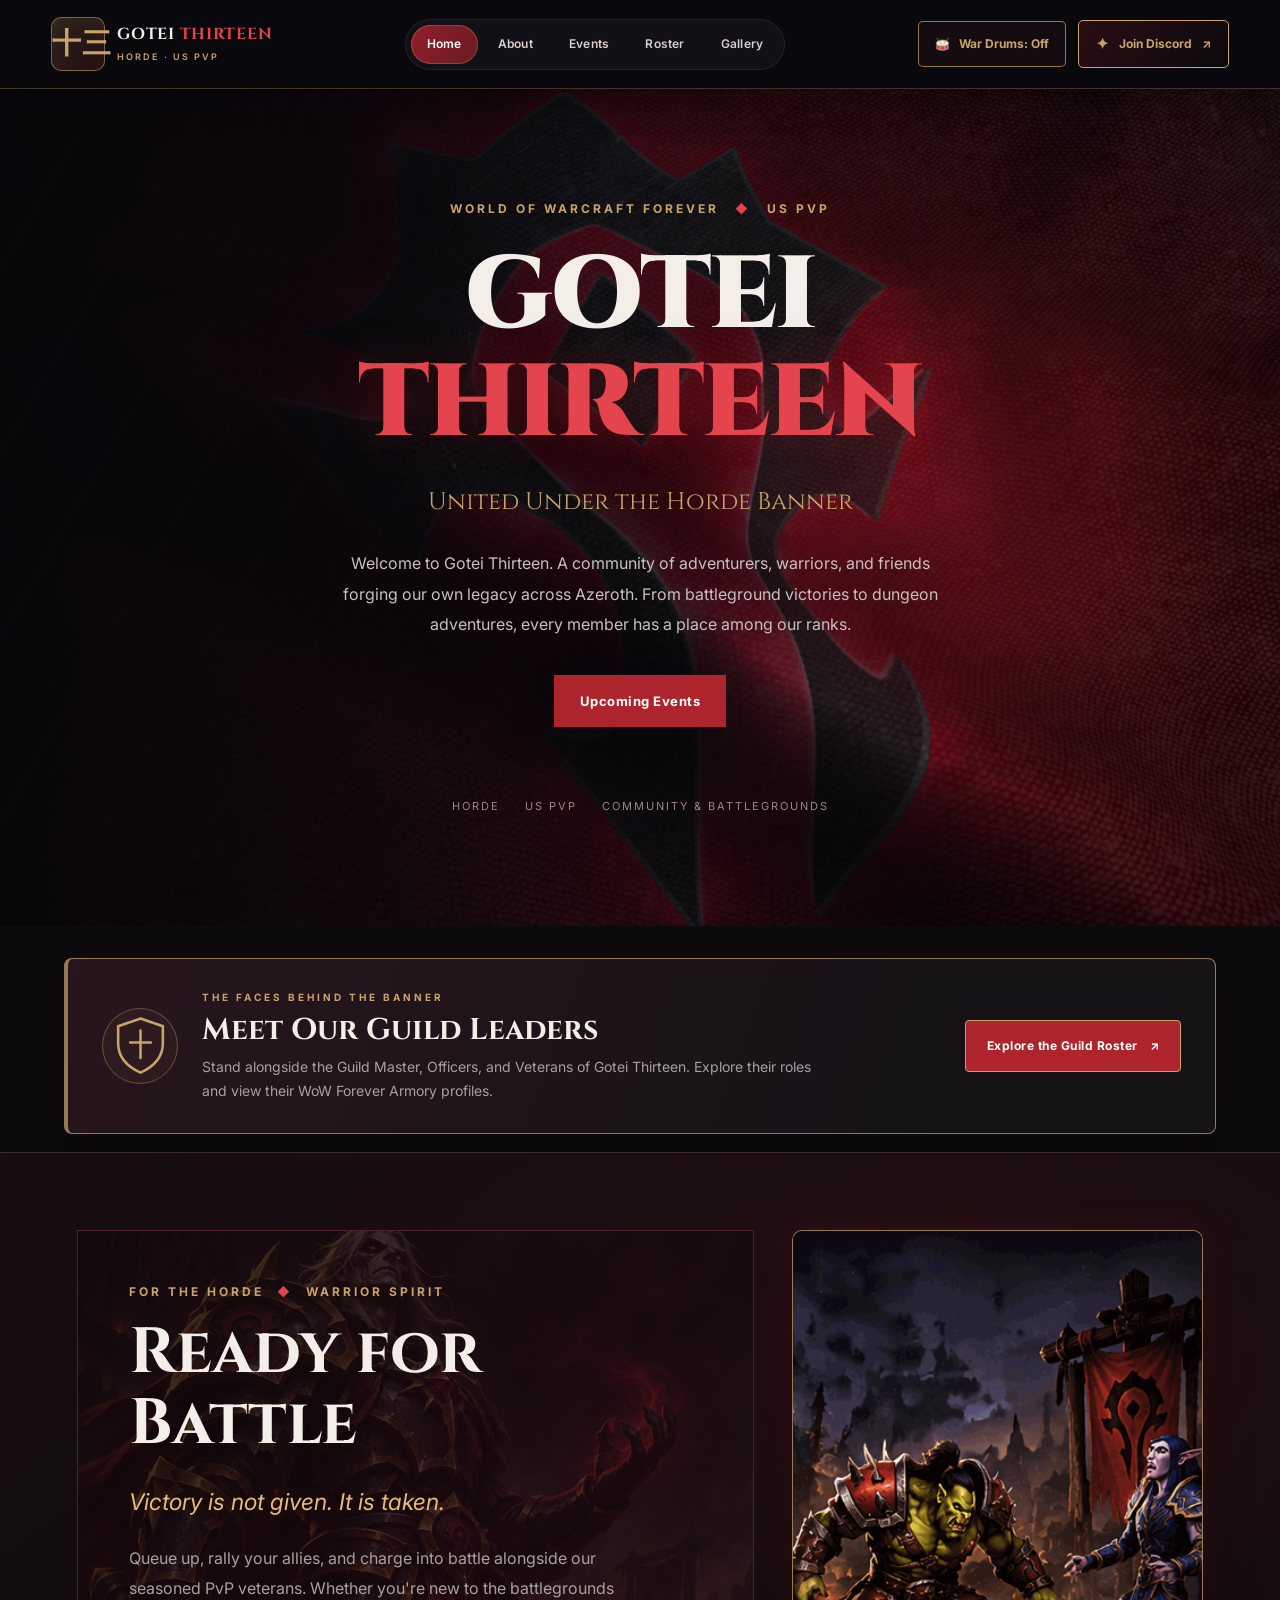
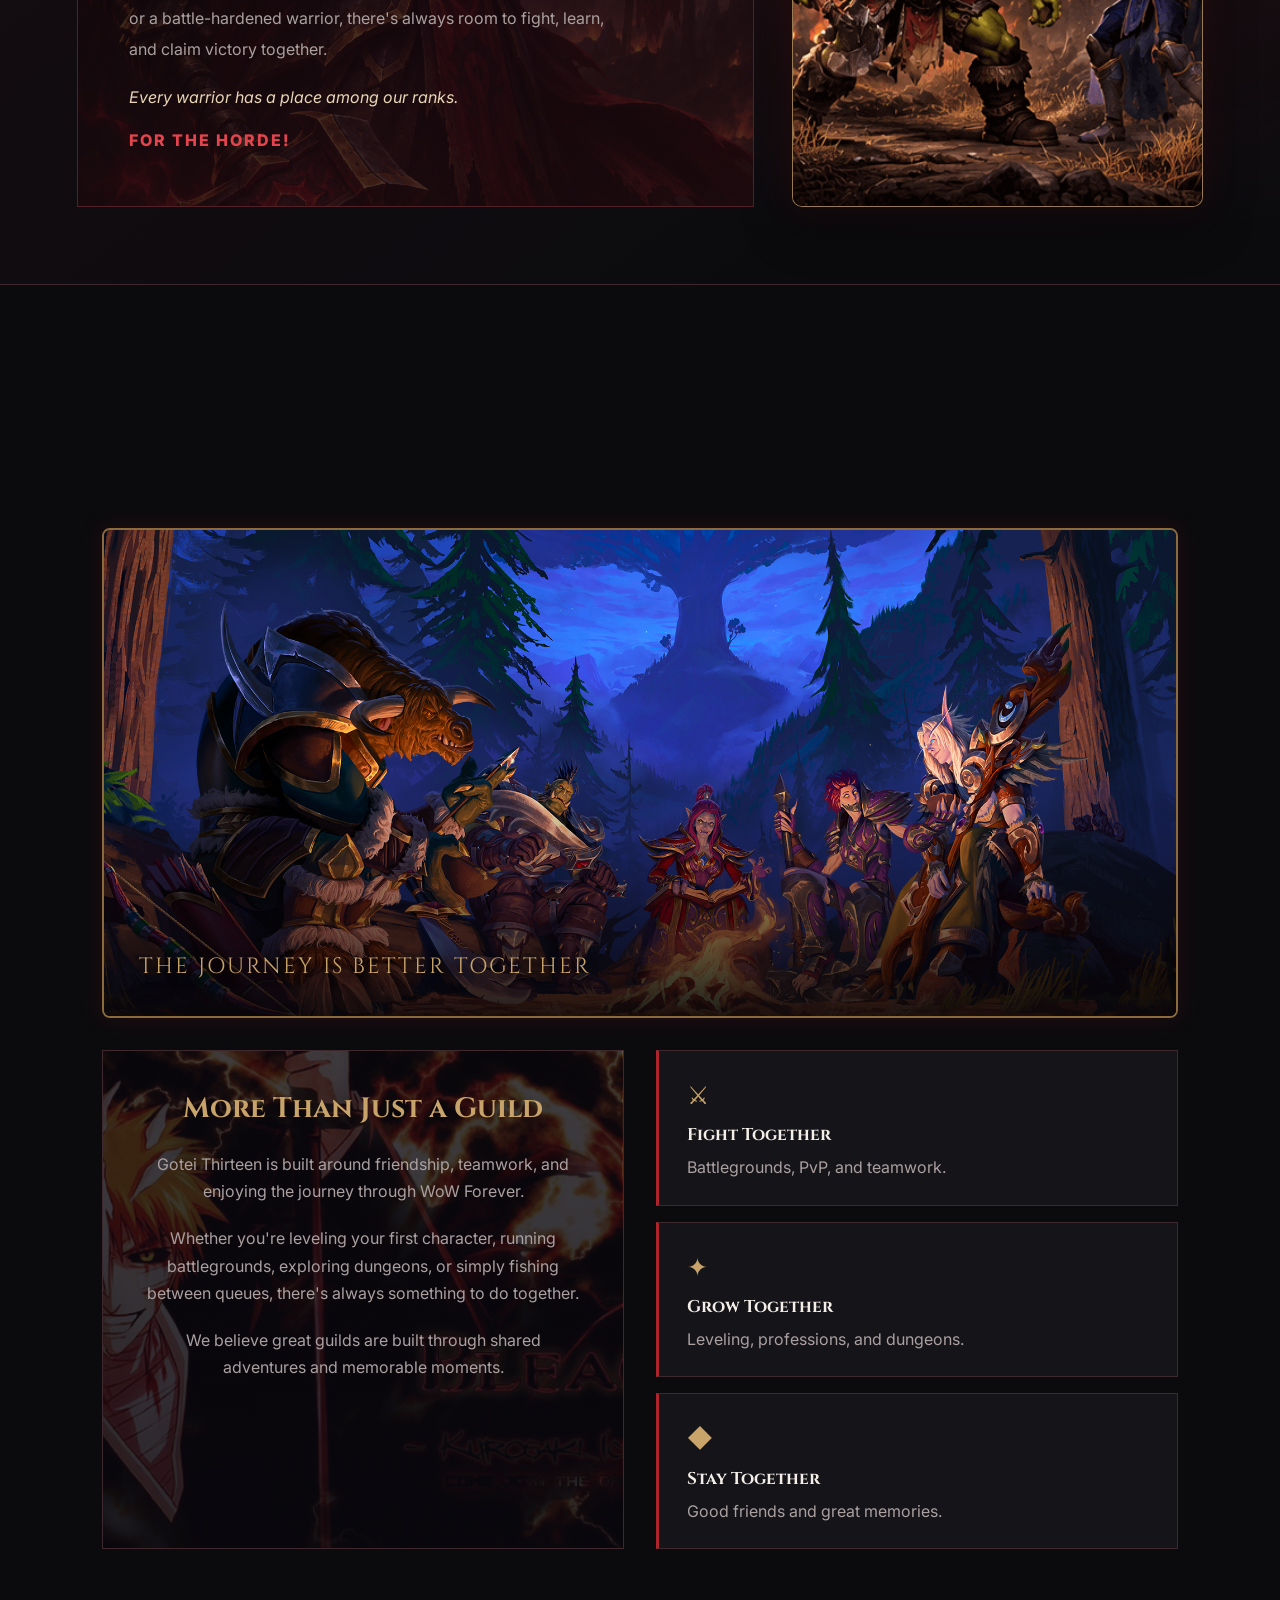
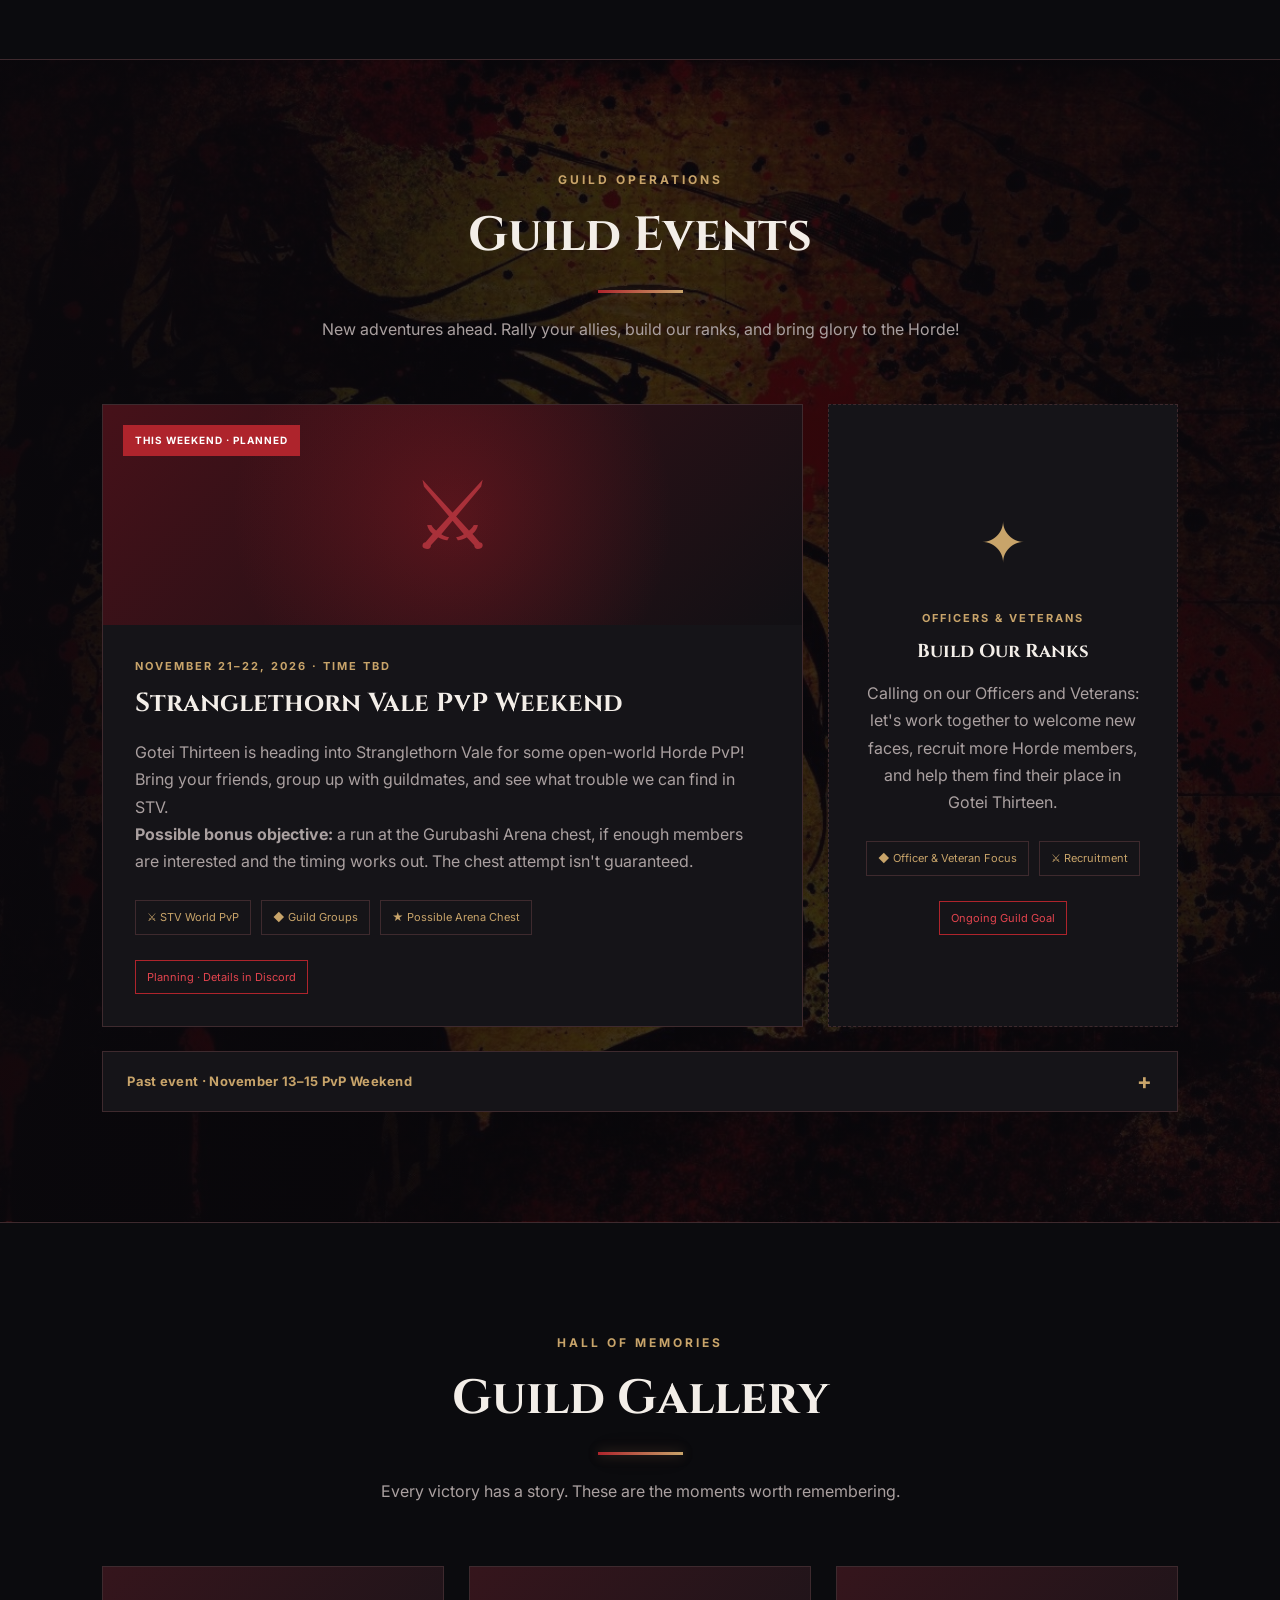
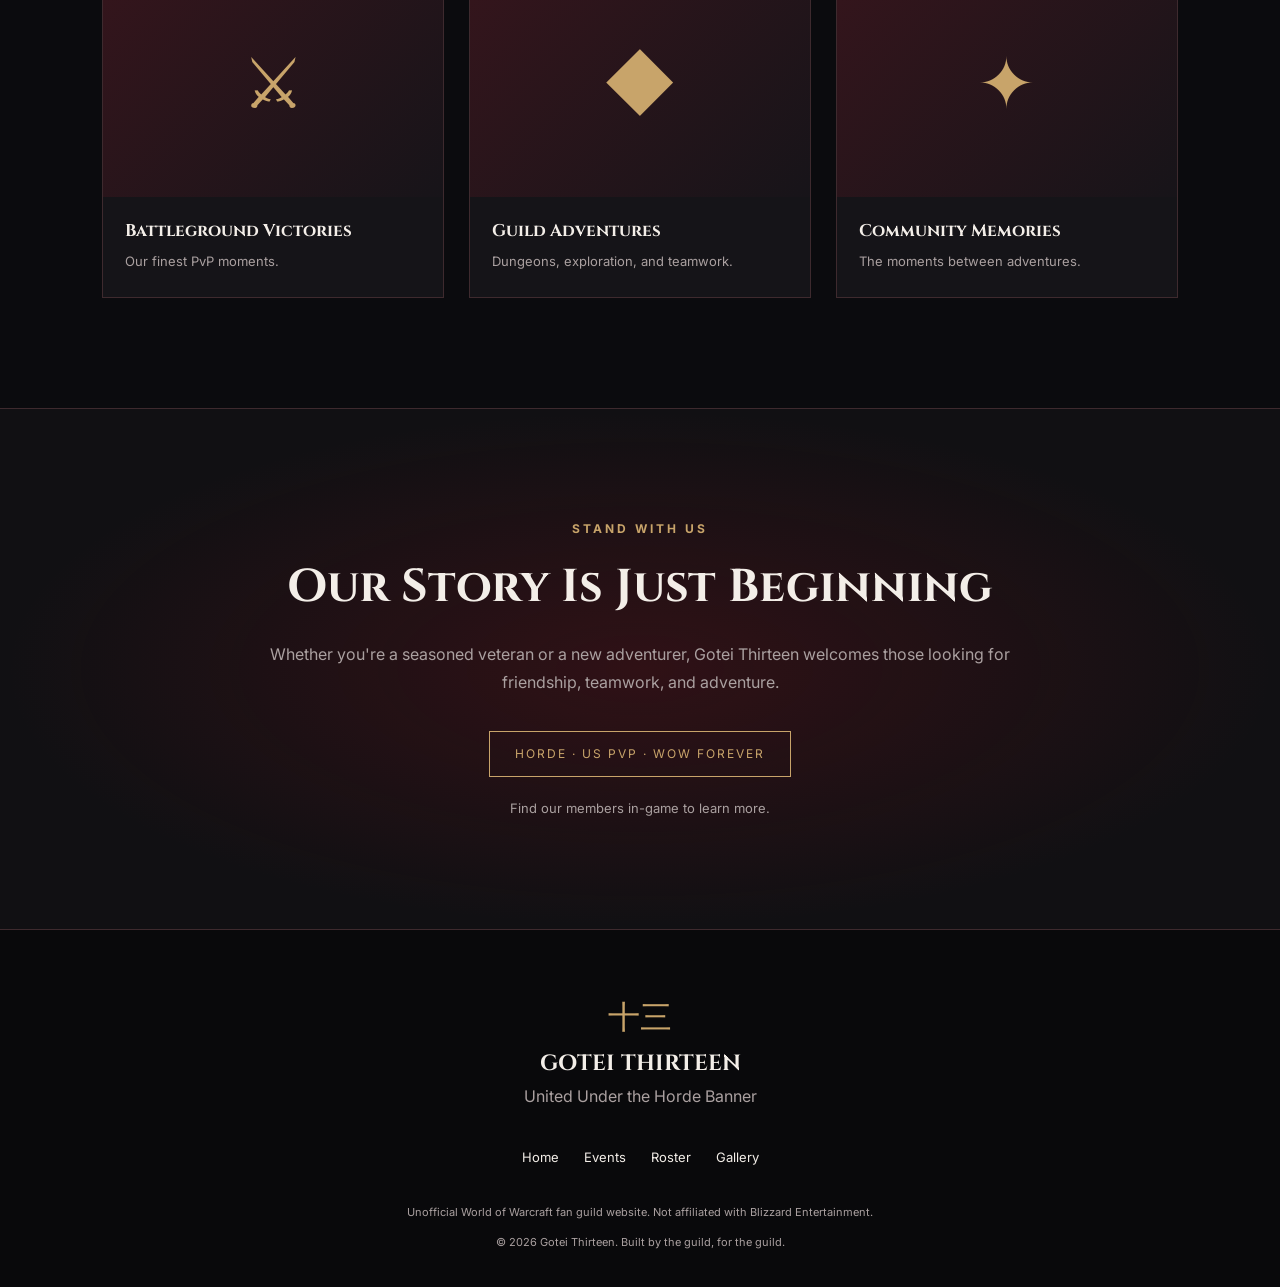
<file: index.html>
<!DOCTYPE html>

<html lang="en">

<head>

    <meta charset="UTF-8">

    <meta name="viewport" content="width=device-width, initial-scale=1.0">

    <title>Gotei Thirteen | WoW Forever Horde Guild</title>

    <meta name="description"

          content="Gotei Thirteen - a Horde community guild on WoW Forever US PvP.">

    <!-- Our custom styles -->

    <link rel="stylesheet" href="style.css">

    <!-- Our JavaScript -->

    <script src="script.js" defer></script>

</head>

<body>

    <!-- =========================

         NAVIGATION

    ========================== -->

    <header class="site-header">
        <nav class="navbar" aria-label="Main navigation">
            <a href="#home" class="guild-logo" aria-label="Gotei Thirteen home">
                <span class="logo-emblem" aria-hidden="true"><span class="logo-symbol">十三</span></span>
                <span class="guild-wordmark"><span>GOTEI <strong>THIRTEEN</strong></span><small>HORDE · US PVP</small></span>
            </a>
            <div class="nav-links">
                <a href="#home" aria-current="page">Home</a>
                <a href="#about">About</a>
                <a href="#events">Events</a>
                <a href="roster.html">Roster</a>
                <a href="#gallery">Gallery</a>
            </div>
            <div class="nav-utilities">
                <button class="sound-toggle" id="sound-toggle" type="button" aria-pressed="false" aria-label="Toggle War Drums background music">
                    <span class="sound-toggle-icon" aria-hidden="true">🥁</span>
                    <span class="sound-toggle-text">War Drums: Off</span>
                </button>
                <a href="https://discord.gg/TaR9vDCaCD" class="nav-button" target="_blank" rel="noopener noreferrer">
                    <span class="discord-mark" aria-hidden="true">✦</span> Join Discord <span aria-hidden="true">↗</span>
                </a>
            </div>
        </nav>
    </header>
    <audio id="war-drums-audio" loop preload="none">
        <source src="assets/audio/war-drums-amaksi.mp3" type="audio/mpeg">
    </audio>

    <main>

        <!-- =========================

             HERO / WELCOME

        ========================== -->

        <section id="home" class="hero">

            <div class="hero-background"></div>

            <div class="hero-character"></div>

            <div class="hero-content">

                <p class="eyebrow">

                    WORLD OF WARCRAFT FOREVER

                    <span class="separator">◆</span>

                    US PVP

                </p>

                <h1>

                    GOTEI

                    <span>THIRTEEN</span>

                </h1>

                <p class="hero-subtitle">

                    United Under the Horde Banner

                </p>

                <p class="hero-description">

                    Welcome to Gotei Thirteen.

                    A community of adventurers, warriors,

                    and friends forging our own legacy

                    across Azeroth.

                    From battleground victories to dungeon

                    adventures, every member has a place

                    among our ranks.

                </p>

                <div class="hero-actions">

                    <a href="#events" class="button button-primary">

                        Upcoming Events

                    </a>

                </div>

                <div class="hero-meta">

                    <span>HORDE</span>

                    <span>US PVP</span>

                    <span>COMMUNITY & BATTLEGROUNDS</span>

                </div>

            </div>

        </section>

        <!-- FEATURED LEADERSHIP AND ARMORY -->
        <section class="leadership-feature" aria-label="Guild leadership and Armory">
            <aside class="about-roster-callout" aria-labelledby="about-roster-title">
                                <div class="about-roster-mark" aria-hidden="true">
                                    <svg viewBox="0 0 64 72" width="55" height="62" fill="none" xmlns="http://www.w3.org/2000/svg">
                                        <path d="M32 4 58 13v20c0 17-11 27-26 34C17 60 6 50 6 33V13L32 4Z" stroke="currentColor" stroke-width="3"/>
                                        <path d="M32 18v32M20 32h24" stroke="currentColor" stroke-width="3" stroke-linecap="round"/>
                                    </svg>
                                </div>
                                <div class="about-roster-copy">
                                    <p class="eyebrow">THE FACES BEHIND THE BANNER</p>
                                    <h3 id="about-roster-title">Meet Our Guild Leaders</h3>
                                    <p>Stand alongside the Guild Master, Officers, and Veterans of Gotei Thirteen. Explore their roles and view their WoW Forever Armory profiles.</p>
                                </div>
                                <a href="roster.html" class="about-roster-link">
                                    <span>Explore the Guild Roster</span> <span aria-hidden="true">↗</span>
                                </a>
                            </aside>
        </section>

        <!-- ANIMATED HORDE BATTLE - immediately below our roster invitation -->
        <section id="orc-showcase" class="orc-showcase" aria-labelledby="orc-showcase-title">
            <div class="orc-showcase-inner">
                <div class="orc-showcase-copy">
                    <p class="eyebrow">FOR THE HORDE <span aria-hidden="true">◆</span> WARRIOR SPIRIT</p>
                    <h2 id="orc-showcase-title">Ready for Battle</h2>
                    
                    
<p class="battle-tagline">
    Victory is not given. It is taken.
</p>

<p>
    Queue up, rally your allies, and charge into battle
    alongside our seasoned PvP veterans. Whether you're new
    to the battlegrounds or a battle-hardened warrior,
    there's always room to fight, learn, and claim
    victory together.
</p>

<p class="battle-closing">
    Every warrior has a place among our ranks.
    <strong>FOR THE HORDE!</strong>
</p>

                    
                </div>
                <div class="orc-artwork-frame">
                    <img class="orc-battle-animation"
                         src="assets/images/orc-vs-night-elf.gif"
                         alt="Animated fantasy battle: a green orc swings an axe, defeating a purple-skinned elf who raises his arms and falls"
                         width="377" height="508" loading="lazy">
                    <img class="orc-battle-still"
                         src="assets/images/orc-vs-night-elf-still.webp"
                         alt="A green orc warrior confronts an elf in a dramatic fantasy battle"
                         width="377" height="508" loading="lazy">
                </div>
            </div>
        </section>

        <!-- =========================

             ABOUT THE GUILD

        ========================== -->

        <section id="about" class="section about-section">

            <div class="section-heading">

                <p class="eyebrow">OUR STORY</p>

                <h2>Welcome to the Thirteen</h2>

                <div class="heading-line"></div>

            </div>

            <div class="about-layout">

<!-- Interactive Guild Artwork -->

<div class="about-artwork">

    <!-- Default image -->

    <img

        src="assets/images/guild-campfire.png"

        alt="Adventurers gathered around a campfire"

        class="artwork-default"

    >

    <!-- Image shown on hover -->

    <img

        src="assets/images/horde-warchief-throne.jpg"

        alt="Horde Warchief seated upon his throne"

        class="artwork-hover"

    >

<!-- Guild motto changes when hovering over artwork -->

<div class="artwork-caption">

    <!-- Campfire message -->

    <span class="caption-default">

        THE JOURNEY IS BETTER TOGETHER

    </span>

    <!-- Warchief message -->

    <span class="caption-hover">

        ONE GUILD. ONE GOAL. BRING GLORY TO THE HORDE!

    </span>

</div>

</div>

                <div class="about-text">

                    <h3>More Than Just a Guild</h3>

                    <p>

                        Gotei Thirteen is built around

                        friendship, teamwork, and enjoying

                        the journey through WoW Forever.

                    </p>

                    <p>

                        Whether you're leveling your first

                        character, running battlegrounds,

                        exploring dungeons, or simply

                        fishing between queues, there's

                        always something to do together.

                    </p>

                    <p>

                        We believe great guilds are built

                        through shared adventures and

                        memorable moments.

                    </p>

                </div>

                <div class="guild-values">

                    <article class="value-card">

                        <span class="value-icon">⚔</span>

                        <h4>Fight Together</h4>

                        <p>Battlegrounds, PvP, and teamwork.</p>

                    </article>

                    <article class="value-card">

                        <span class="value-icon">✦</span>

                        <h4>Grow Together</h4>

                        <p>Leveling, professions, and dungeons.</p>

                    </article>

                    <article class="value-card">

                        <span class="value-icon">◆</span>

                        <h4>Stay Together</h4>

                        <p>Good friends and great memories.</p>

                    </article>

                </div>

            </div>

        </section>

        <!-- =========================
             GUILD EVENTS
        ========================== -->
        <section id="events" class="section events-section">
            <div class="section-heading">
                <p class="eyebrow">GUILD OPERATIONS</p>
                <h2>Guild Events</h2>
                <div class="heading-line"></div>
                <p>New adventures ahead. Rally your allies, build our ranks, and bring glory to the Horde!</p>
            </div>

            <div class="events-grid">
                <!-- This weekend: planned guild outing -->
                <article class="event-card featured-event">
                    <div class="event-image">
                        <span class="event-tag">THIS WEEKEND · PLANNED</span>
                        <span class="event-symbol" aria-hidden="true">⚔</span>
                    </div>
                    <div class="event-details">
                        <p class="event-date">NOVEMBER 21–22, 2026 · TIME TBD</p>
                        <h3>Stranglethorn Vale PvP Weekend</h3>
                        <p>
                            Gotei Thirteen is heading into Stranglethorn Vale for some
                            open-world Horde PvP! Bring your friends, group up with guildmates,
                            and see what trouble we can find in STV.
                        </p>
                        <p>
                            <strong>Possible bonus objective:</strong> a run at the Gurubashi Arena
                            chest, if enough members are interested and the timing works out.
                            The chest attempt isn't guaranteed.
                        </p>
                        <div class="event-info">
                            <span>⚔ STV World PvP</span>
                            <span>◆ Guild Groups</span>
                            <span>★ Possible Arena Chest</span>
                        </div>
                        <span class="event-status">Planning · Details in Discord</span>
                    </div>
                </article>

                <!-- Guild growth and leadership -->
                <article class="event-card future-event recruitment-event">
                    <div class="future-event-content">
                        <span class="future-icon" aria-hidden="true">✦</span>
                        <p class="event-date">OFFICERS &amp; VETERANS</p>
                        <h3>Build Our Ranks</h3>
                        <p>
                            Calling on our Officers and Veterans: let's work together
                            to welcome new faces, recruit more Horde members, and help
                            them find their place in Gotei Thirteen.
                        </p>
                        <div class="event-info">
                            <span>◆ Officer &amp; Veteran Focus</span>
                            <span>⚔ Recruitment</span>
                        </div>
                        <span class="event-status">Ongoing Guild Goal</span>
                    </div>
                </article>
            </div>

            <!-- Past event: keep the appreciation, not an outdated featured card -->
            <details class="event-archive">
                <summary>Past event · November 13–15 PvP Weekend <span aria-hidden="true">+</span></summary>
                <div class="event-archive-body">
                    <p>
                        Thank you to everyone who kept an open mind and gave our
                        level 21–29 battleground weekend a good go!
                        Whether you joined Warsong Gulch, Arathi Basin, or just
                        cheered on the guild, we appreciate you being part of it.
                        We'll keep trying new ways to have fun together.
                    </p>
                </div>
            </details>
        </section>

        <!-- =========================

             SCREENSHOT GALLERY

        ========================== -->

        <section id="gallery" class="section gallery-section">

            <div class="section-heading">

                <p class="eyebrow">HALL OF MEMORIES</p>

                <h2>Guild Gallery</h2>

                <div class="heading-line"></div>

                <p>

                    Every victory has a story.

                    These are the moments worth remembering.

                </p>

            </div>

            <div class="gallery-grid">

                <div class="gallery-item">

                    <div class="gallery-placeholder">⚔</div>

                    <h3>Battleground Victories</h3>

                    <p>Our finest PvP moments.</p>

                </div>

                <div class="gallery-item">

                    <div class="gallery-placeholder">◆</div>

                    <h3>Guild Adventures</h3>

                    <p>Dungeons, exploration, and teamwork.</p>

                </div>

                <div class="gallery-item">

                    <div class="gallery-placeholder">✦</div>

                    <h3>Community Memories</h3>

                    <p>The moments between adventures.</p>

                </div>

            </div>

        </section>

        <!-- =========================

             COMMUNITY / JOIN

        ========================== -->

        <section id="community" class="community-section">

            <div class="community-content">

                <p class="eyebrow">STAND WITH US</p>

                <h2>Our Story Is Just Beginning</h2>

                <p>

                    Whether you're a seasoned veteran or

                    a new adventurer, Gotei Thirteen

                    welcomes those looking for

                    friendship, teamwork, and adventure.

                </p>

                <div class="community-badge">

                    HORDE · US PVP · WOW FOREVER

                </div>

                <p class="community-note">

                    Find our members in-game to learn more.

                </p>

            </div>

        </section>

    </main>

    <!-- =========================

         FOOTER

    ========================== -->

    <footer class="site-footer">

        <div class="footer-brand">

            <span class="logo-symbol">十三</span>

            <h3>GOTEI THIRTEEN</h3>

            <p>United Under the Horde Banner</p>

        </div>

        <div class="footer-links">

            <a href="#home">Home</a>

            <a href="#events">Events</a>

            <a href="roster.html">Roster</a>

            <a href="#gallery">Gallery</a>

        </div>

        <p class="footer-disclaimer">

            Unofficial World of Warcraft fan guild website.

            Not affiliated with Blizzard Entertainment.

        </p>

        <p class="copyright">

            &copy; <span id="current-year">2026</span>

            Gotei Thirteen.

            Built by the guild, for the guild.

        </p>

    </footer>

</body>

</html>
</file>
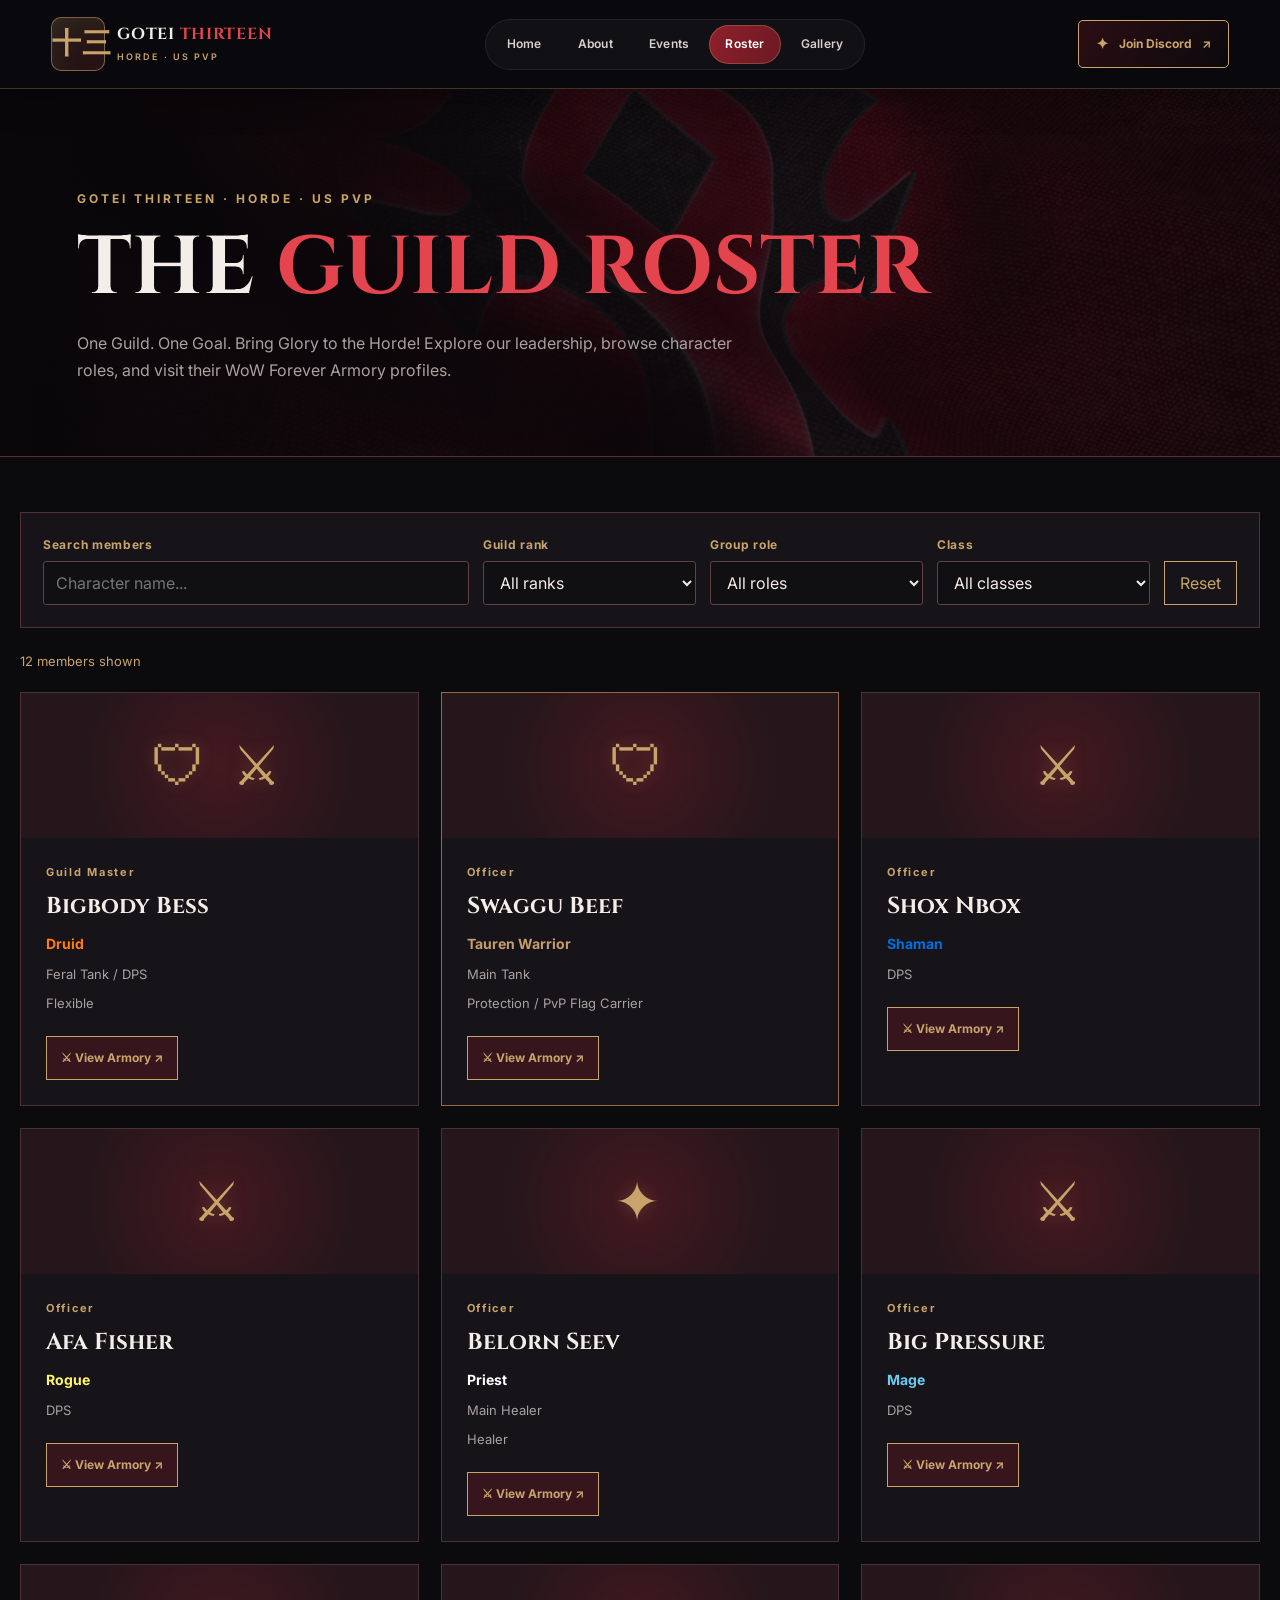
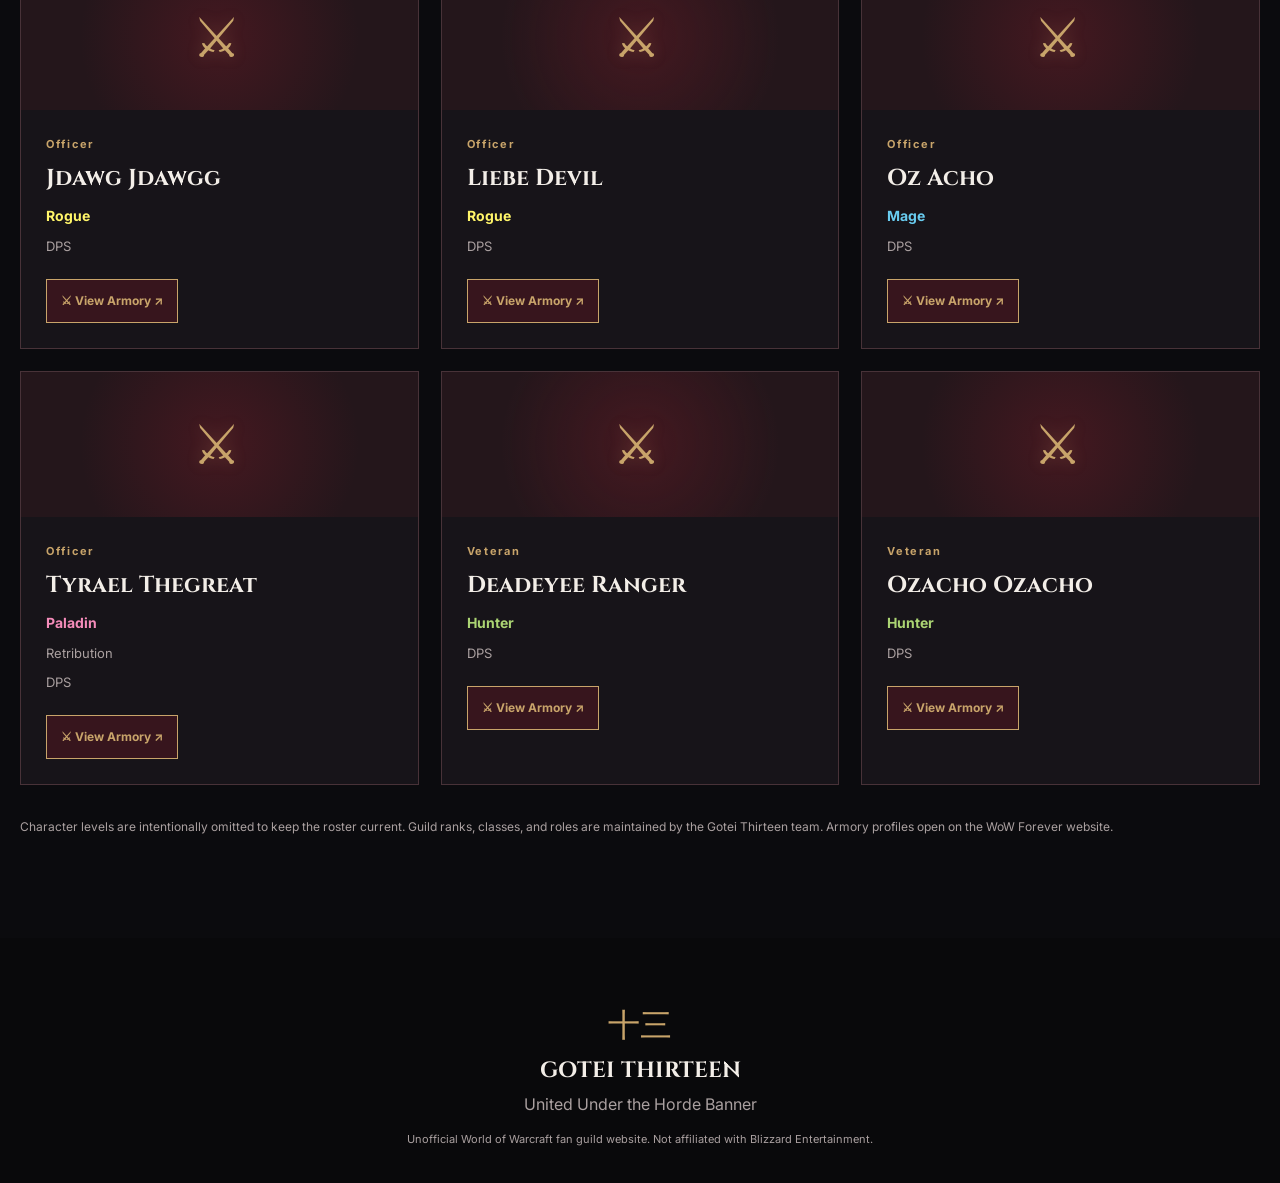
<file: roster.html>
<!DOCTYPE html>
<html lang="en">

<head>
    <meta charset="UTF-8">
    <meta name="viewport" content="width=device-width, initial-scale=1">

    <title>Guild Roster | Gotei Thirteen</title>

    <meta
        name="description"
        content="Explore the Gotei Thirteen guild roster, featuring our Guild Master, Officers, and Veterans in WoW Forever."
    >

    <!-- SHARED WEBSITE STYLES -->
    <link rel="stylesheet" href="style.css">

    <!-- ROSTER-SPECIFIC STYLES -->
    <link rel="stylesheet" href="roster.css">

    <!-- INTERACTIVE ROSTER -->
    <script src="roster.js" defer></script>
</head>

<body class="roster-page">

    <!-- =====================================
         NAVIGATION
    ====================================== -->

    <header class="site-header">
        <nav class="navbar" aria-label="Main navigation">
            <a href="index.html#home" class="guild-logo" aria-label="Gotei Thirteen home">
                <span class="logo-emblem" aria-hidden="true"><span class="logo-symbol">十三</span></span>
                <span class="guild-wordmark"><span>GOTEI <strong>THIRTEEN</strong></span><small>HORDE · US PVP</small></span>
            </a>
            <div class="nav-links">
                <a href="index.html#home">Home</a>
                <a href="index.html#about">About</a>
                <a href="index.html#events">Events</a>
                <a href="roster.html" aria-current="page">Roster</a>
                <a href="index.html#gallery">Gallery</a>
            </div>
            <a href="https://discord.gg/TaR9vDCaCD" class="nav-button" target="_blank" rel="noopener noreferrer">
                <span class="discord-mark" aria-hidden="true">✦</span> Join Discord <span aria-hidden="true">↗</span>
            </a>
        </nav>
    </header>


    <!-- =====================================
         MAIN CONTENT
    ====================================== -->

    <main>

        <!-- =================================
             ROSTER HERO
        ================================== -->

        <section class="roster-hero">

            <p class="eyebrow">
                GOTEI THIRTEEN · HORDE · US PVP
            </p>

            <h1>
                THE <span>GUILD ROSTER</span>
            </h1>

            <p>
                One Guild. One Goal. Bring Glory to the Horde!
                Explore our leadership, browse character roles,
                and visit their WoW Forever Armory profiles.
            </p>

        </section>


        <!-- =================================
             INTERACTIVE GUILD ROSTER
        ================================== -->

        <section
            class="roster-content"
            aria-label="Guild members"
        >

            <!-- FILTER CONTROLS -->
            <div class="roster-filters">

                <!-- CHARACTER SEARCH -->
                <div class="roster-filter">

                    <label for="member-search">
                        Search members
                    </label>

                    <input
                        id="member-search"
                        type="search"
                        placeholder="Character name..."
                        autocomplete="off"
                    >

                </div>


                <!-- GUILD RANK FILTER -->
                <div class="roster-filter">

                    <label for="rank-filter">
                        Guild rank
                    </label>

                    <select id="rank-filter">
                        <option value="All">All ranks</option>
                        <option value="Guild Master">Guild Master</option>
                        <option value="Officer">Officer</option>
                        <option value="Veteran">Veteran</option>
                    </select>

                </div>


                <!-- CHARACTER ROLE FILTER -->
                <div class="roster-filter">

                    <label for="role-filter">
                        Group role
                    </label>

                    <select id="role-filter">
                        <option value="All">All roles</option>
                        <option value="Tank">Tank</option>
                        <option value="Healer">Healer</option>
                        <option value="DPS">DPS</option>
                        <option value="Flexible">Flexible</option>
                        <option value="Unknown">Not assigned</option>
                    </select>

                </div>


                <!-- CLASS FILTER -->
                <div class="roster-filter">

                    <label for="class-filter">
                        Class
                    </label>

                    <select id="class-filter">
                        <option value="All">All classes</option>
                    </select>

                    <!--
                        roster.js automatically adds
                        the available character classes.
                    -->

                </div>


                <!-- RESET FILTERS -->
                <button
                    id="clear-filters"
                    class="roster-clear"
                    type="button"
                >
                    Reset
                </button>

            </div>


            <!-- =================================
                 MEMBER COUNT
            ================================== -->

            <p
                id="result-count"
                class="roster-count"
                aria-live="polite"
            >
                Loading roster...
            </p>


            <!-- =================================
                 DYNAMIC MEMBER CARDS
            ================================== -->

            <div
                id="roster-grid"
                class="roster-list"
            >
                <!--
                    Character cards are generated
                    automatically by roster.js
                    using members.json.
                -->
            </div>


            <!-- =================================
                 EMPTY SEARCH RESULTS
            ================================== -->

            <p
                id="empty-state"
                class="roster-empty"
                hidden
            >
                No matching members.
                Try clearing your filters.
            </p>


            <!-- =================================
                 ROSTER INFORMATION
            ================================== -->

            <p class="roster-note">
                Character levels are intentionally omitted
                to keep the roster current. Guild ranks,
                classes, and roles are maintained by the
                Gotei Thirteen team. Armory profiles open
                on the WoW Forever website.
            </p>

        </section>

    </main>


    <!-- =====================================
         FOOTER
    ====================================== -->

    <footer class="site-footer">

        <div class="footer-brand">

            <span class="logo-symbol">十三</span>

            <h3>GOTEI THIRTEEN</h3>

            <p>
                United Under the Horde Banner
            </p>

        </div>

        <p class="footer-disclaimer">
            Unofficial World of Warcraft fan guild website.
            Not affiliated with Blizzard Entertainment.
        </p>

    </footer>

</body>

</html>
</file>
<file: style.css>
/* =========================================
   GOTEI THIRTEEN — WEBSITE STYLES
   Classic Horde x Anime-inspired design
========================================= */
@import url('https://fonts.googleapis.com/css2?family=Cinzel:wght@400;600;700;900&family=Inter:wght@400;500;600;700&display=swap');
/* COLOR VARIABLES */
:root {
    --background: #0b0b0e;
    --surface: #151418;
    --surface-light: #201b20;
    --red: #ae242c;
    --red-bright: #e3444e;
    --red-dark: #4c1119;
    --gold: #c8a46a;
    --text: #f3eee8;
    --muted: #aaa0a0;
    --border: #3e2a2e;
}
* {
    margin: 0;
    padding: 0;
    box-sizing: border-box;
}
html {
    scroll-behavior: smooth;
    scroll-padding-top: 90px;
}
body {
    background: var(--background);
    color: var(--text);
    font-family: 'Inter', sans-serif;
    line-height: 1.7;
    overflow-x: hidden;
}
a {
    text-decoration: none;
    color: inherit;
}
h1, h2, h3, h4 {
    font-family: 'Cinzel', serif;
    line-height: 1.3;
}
p {
    color: var(--muted);
}
::selection {
    background: var(--red);
    color: white;
}
/* =========================================
   NAVIGATION
========================================= */
.site-header {
    position: sticky;
    top: 0;
    z-index: 100;
    background: rgba(11, 11, 14, 0.94);
    border-bottom: 1px solid var(--border);
    backdrop-filter: blur(14px);
}
.navbar {
    max-width: 1400px;
    margin: auto;
    min-height: 80px;
    padding: 15px 6%;
    display: flex;
    justify-content: space-between;
    align-items: center;
    gap: 25px;
}
.guild-logo {
    display: flex;
    align-items: center;
    gap: 12px;
    font-family: 'Cinzel', serif;
    font-weight: 700;
    letter-spacing: 1px;
    white-space: nowrap;
}
.guild-logo strong {
    color: var(--red-bright);
}
.logo-symbol {
    color: var(--gold);
    font-size: 32px;
}
.nav-links {
    display: flex;
    gap: 28px;
}
.nav-links a {
    font-size: 13px;
    font-weight: 600;
    color: #d1c7c4;
    transition: color 0.2s;
}
.nav-links a:hover,
.footer-links a:hover {
    color: var(--red-bright);
}
.nav-button {
    border: 1px solid var(--gold);
    color: var(--gold);
    padding: 10px 18px;
    font-size: 12px;
    font-weight: 700;
    transition: 0.2s;
    white-space: nowrap;
}
.nav-button:hover {
    background: var(--gold);
    color: #111;
}
/* =========================================
   HERO SECTION
========================================= */
.hero {
    min-height: 780px;
    position: relative;
    display: flex;
    align-items: center;
    padding: 110px 8%;
    isolation: isolate;
    overflow: hidden;
}
.hero-background {
    position: absolute;
    inset: 0;
    z-index: -2;
    background:
        radial-gradient(
            ellipse at 80% 45%,
            rgba(130, 19, 28, 0.28),
            transparent 50%
        ),
        linear-gradient(
            120deg,
            #100e13 10%,
            #2d1019 60%,
            #0a090c 100%
        );
}
.hero-background::after {
    content: "";
    position: absolute;
    inset: 0;
    background: repeating-linear-gradient(
        120deg,
        transparent 0,
        transparent 90px,
        rgba(255,255,255,0.015) 91px,
        transparent 92px
    );
}
/* Future character silhouette container */
.hero-character {
    position: absolute;
    right: 0;
    bottom: 0;
    width: 48%;
    height: 100%;
    opacity: 0.14;
    pointer-events: none;
    background: radial-gradient(
        ellipse at center,
        rgba(225, 38, 48, 0.5),
        transparent 65%
    );
    z-index: -1;
}
.hero-content {
    width: 100%;
    max-width: 800px;
    position: relative;
}
.eyebrow {
    color: var(--gold);
    font-size: 12px;
    font-weight: 700;
    letter-spacing: 3px;
    text-transform: uppercase;
}
.separator {
    color: var(--red-bright);
    padding: 0 10px;
}
.hero h1 {
    font-size: clamp(58px, 8vw, 118px);
    font-weight: 900;
    line-height: 1.05;
    margin: 24px 0;
    letter-spacing: -2px;
}
.hero h1 span {
    display: block;
    color: var(--red-bright);
    text-shadow: 0 0 45px rgba(170, 25, 35, 0.35);
}
.hero-subtitle {
    font-family: 'Cinzel', serif;
    font-size: clamp(17px, 2vw, 24px);
    color: var(--gold);
    margin-bottom: 25px;
}
.hero-description {
    max-width: 620px;
    font-size: 16px;
    line-height: 1.9;
    color: #c9bfc0;
}
.hero-actions {
    display: flex;
    flex-wrap: wrap;
    gap: 15px;
    margin-top: 36px;
}
.button {
    display: inline-block;
    padding: 14px 25px;
    font-weight: 700;
    font-size: 13px;
    letter-spacing: 0.5px;
    transition: all 0.25s;
}
.button-primary {
    background: var(--red);
    color: white;
    border: 1px solid var(--red);
}
.button-primary:hover {
    background: var(--red-bright);
    transform: translateY(-3px);
}
.button-outline {
    border: 1px solid var(--gold);
    color: var(--gold);
}
.button-outline:hover {
    background: var(--gold);
    color: #111;
    transform: translateY(-3px);
}
.hero-meta {
    display: flex;
    flex-wrap: wrap;
    gap: 25px;
    margin-top: 70px;
    font-size: 11px;
    letter-spacing: 2px;
    color: #9e8585;
}
.hero-scroll {
    position: absolute;
    bottom: 30px;
    right: 6%;
    font-size: 10px;
    letter-spacing: 2px;
    color: var(--gold);
}
/* =========================================
   GLOBAL SECTIONS
========================================= */
.section {
    padding: 110px 8%;
    max-width: 1600px;
    margin: auto;
}
.section-heading {
    text-align: center;
    max-width: 750px;
    margin: 0 auto 60px;
}
.section-heading h2 {
    font-size: clamp(30px, 4vw, 48px);
    margin: 15px 0;
}
.heading-line {
    width: 85px;
    height: 3px;
    margin: 22px auto;
    background: linear-gradient(
        to right,
        var(--red),
        var(--gold)
    );
}
.section-heading > p:last-child {
    line-height: 1.8;
}
/* =========================================
   ABOUT
========================================= */
.about-text h3 {
    font-size: 28px;
    color: var(--gold);
    margin-bottom: 24px;
}
.about-text p {
    margin-bottom: 20px;
}
.guild-values {
    display: grid;
    gap: 16px;
}
.value-card {
    background: var(--surface);
    border: 1px solid var(--border);
    border-left: 3px solid var(--red);
    padding: 23px 28px;
    transition: 0.2s;
}
.value-card:hover {
    background: var(--surface-light);
    transform: translateX(5px);
}
.value-icon {
    color: var(--gold);
    font-size: 25px;
}
.value-card h4 {
    margin: 8px 0;
    font-size: 17px;
}
/* =========================================
   EVENTS
========================================= */
.events-section {
    border-top: 1px solid var(--border);
}
.events-grid {
    display: grid;
    grid-template-columns: 2fr 1fr;
    gap: 25px;
}
.event-card {
    overflow: hidden;
    border: 1px solid var(--border);
    background: var(--surface);
    transition: 0.25s;
}
.event-card:hover {
    border-color: var(--red);
    transform: translateY(-4px);
}
.event-image {
    min-height: 220px;
    display: flex;
    justify-content: center;
    align-items: center;
    position: relative;
    background:
        radial-gradient(
            circle,
            rgba(190,30,40,0.3),
            transparent 60%
        ),
        linear-gradient(135deg, #461119, #111014);
}
.event-symbol {
    font-size: 95px;
    color: var(--red-bright);
    opacity: 0.6;
}
.event-tag {
    position: absolute;
    top: 20px;
    left: 20px;
    background: var(--red);
    padding: 7px 12px;
    font-size: 10px;
    font-weight: 700;
    letter-spacing: 1px;
    color: white;
}
.event-details {
    padding: 32px;
}
.event-date {
    color: var(--gold);
    font-size: 11px;
    letter-spacing: 2px;
    font-weight: 700;
}
.event-details h3 {
    margin: 12px 0 18px;
    font-size: 26px;
}
.event-info {
    display: flex;
    flex-wrap: wrap;
    gap: 10px;
    margin: 25px 0;
}
.event-info span,
.event-status {
    display: inline-block;
    padding: 7px 11px;
    border: 1px solid var(--border);
    color: var(--gold);
    font-size: 11px;
}
.event-status {
    border-color: var(--red);
    color: var(--red-bright);
}
.future-event {
    min-height: 350px;
    display: flex;
    align-items: center;
    justify-content: center;
    text-align: center;
    padding: 35px;
    border-style: dashed;
}
.future-icon {
    display: block;
    font-size: 55px;
    color: var(--gold);
    margin-bottom: 20px;
}
.future-event h3 {
    margin-bottom: 16px;
}
/* =========================================
   HOMEPAGE REFINEMENTS — HERO + ABOUT ROSTER
   Styles are scoped to the homepage. The dedicated
   roster page stays in roster.css.
========================================= */

/* Center the welcome message without changing the banner artwork. */
.hero {
    justify-content: center;
    text-align: center;
}
.hero-content {
    margin-inline: auto;
}
.hero-description {
    margin-inline: auto;
}
.hero-actions,
.hero-meta {
    justify-content: center;
}

/* Center the About panel's wording, leaving its imagery and values intact. */
.about-section .about-text {
    text-align: center;
}
.about-section .about-text p {
    max-width: 58ch;
    margin-left: auto;
    margin-right: auto;
}

/* An integrated guild-roster invitation after the About content. */
.about-roster-callout {
    grid-column: 1 / -1;
    display: flex;
    align-items: center;
    flex-wrap: wrap;
    gap: 24px;
    padding: 30px 34px;
    border: 1px solid rgba(200, 164, 106, 0.55);
    border-left: 4px solid var(--gold);
    border-radius: 8px;
    background: linear-gradient(115deg, #26151c, #151217 72%);
    box-shadow: 0 18px 40px rgba(0, 0, 0, 0.23);
}
.about-roster-mark {
    width: 76px;
    min-width: 76px;
    height: 76px;
    display: grid;
    place-items: center;
    color: var(--gold);
    border: 1px solid rgba(200, 164, 106, 0.4);
    border-radius: 50%;
    background: rgba(200, 164, 106, 0.05);
}
.about-roster-copy {
    flex: 1 1 270px;
}
.about-roster-copy .eyebrow {
    margin-bottom: 5px;
    font-size: 10px;
}
.about-roster-copy h3 {
    color: var(--text);
    font-size: clamp(22px, 2.7vw, 30px);
    margin-bottom: 5px;
}
.about-roster-copy > p:last-child {
    max-width: 68ch;
    font-size: 14px;
    line-height: 1.7;
}
.about-roster-link {
    display: inline-flex;
    align-items: center;
    justify-content: center;
    gap: 12px;
    flex: 0 0 auto;
    padding: 15px 21px;
    color: white;
    font-size: 12px;
    font-weight: 700;
    letter-spacing: 0.5px;
    border: 1px solid var(--gold);
    border-radius: 4px;
    background: var(--red);
    transition: background 0.2s, transform 0.2s, box-shadow 0.2s;
}
.about-roster-link:hover,
.about-roster-link:focus-visible {
    background: var(--red-bright);
    transform: translateY(-2px);
    box-shadow: 0 0 24px rgba(174, 36, 44, 0.26);
}
.about-roster-link:focus-visible {
    outline: 2px solid var(--gold);
    outline-offset: 3px;
}
@media (max-width: 800px) {
    .about-roster-callout {
        flex-direction: column;
        text-align: center;
        padding: 30px 22px;
    }
    .about-roster-copy {
        flex-basis: auto;
    }
    .about-roster-link {
        width: 100%;
    }
}
@media (prefers-reduced-motion: reduce) {
    .about-roster-link { transition: none; }
    .about-roster-link:hover { transform: none; }
}

/* =========================================
   GALLERY
========================================= */
.gallery-section {
    border-top: 1px solid var(--border);
}
.gallery-grid {
    display: grid;
    grid-template-columns: repeat(3, 1fr);
    gap: 25px;
}
.gallery-item {
    background: var(--surface);
    border: 1px solid var(--border);
    padding-bottom: 25px;
    overflow: hidden;
}
.gallery-placeholder {
    height: 230px;
    display: flex;
    justify-content: center;
    align-items: center;
    font-size: 70px;
    color: var(--gold);
    background: linear-gradient(
        135deg,
        #35151c,
        #171419
    );
    transition: 0.3s;
}
.gallery-item:hover .gallery-placeholder {
    background: #511920;
}
.gallery-item h3 {
    font-size: 17px;
    margin: 23px 22px 8px;
}
.gallery-item p {
    margin: 0 22px;
    font-size: 13px;
}
/* =========================================
   COMMUNITY
========================================= */
.community-section {
    padding: 110px 8%;
    text-align: center;
    border-top: 1px solid var(--border);
    border-bottom: 1px solid var(--border);
    background:
        radial-gradient(
            ellipse at center,
            rgba(139, 20, 30, 0.25),
            transparent 70%
        ),
        #111013;
}
.community-content {
    max-width: 750px;
    margin: auto;
}
.community-content h2 {
    margin: 18px 0 24px;
    font-size: clamp(30px, 4vw, 46px);
}
.community-badge {
    display: inline-block;
    border: 1px solid var(--gold);
    color: var(--gold);
    padding: 12px 25px;
    margin: 35px 0 20px;
    font-size: 12px;
    letter-spacing: 2px;
}
.community-note {
    font-size: 13px;
}
/* =========================================
   FOOTER
========================================= */
.site-footer {
    padding: 60px 8% 35px;
    background: #09090b;
    text-align: center;
}
.footer-brand h3 {
    font-size: 22px;
    margin: 5px 0;
}
.footer-links {
    display: flex;
    justify-content: center;
    flex-wrap: wrap;
    gap: 25px;
    margin: 35px 0;
}
.footer-links a {
    font-size: 13px;
    transition: 0.2s;
}
.footer-disclaimer,
.copyright {
    font-size: 11px;
    margin-top: 12px;
}
/* =========================================
   RESPONSIVE DESIGN
========================================= */
@media (max-width: 900px) {
    .navbar {
        flex-wrap: wrap;
        justify-content: center;
    }
    .nav-links {
        justify-content: center;
        flex-wrap: wrap;
        gap: 15px;
    }
    .hero {
        min-height: 650px;
    }
    .about-layout,
    .events-grid {
        grid-template-columns: 1fr;
    }
    .gallery-grid {
        grid-template-columns: repeat(2, 1fr);
    }
}
@media (max-width: 600px) {
    .navbar {
        padding: 15px;
    }
    .nav-links {
        gap: 12px;
    }
    .nav-links a {
        font-size: 12px;
    }
    .hero {
        padding: 100px 6% 80px;
        min-height: 650px;
    }
    .hero h1 {
        font-size: clamp(48px, 12vw, 72px);
        word-break: normal;
    }
    .hero-meta {
        margin-top: 40px;
        gap: 12px;
    }
    .section {
        padding: 70px 6%;
    }
    .gallery-grid {
        grid-template-columns: 1fr;
    }
    .hero-scroll {
        display: none;
    }
}
@media (prefers-reduced-motion: reduce) {
    html {
        scroll-behavior: auto;
    }
    *, *::before, *::after {
        transition-duration: 0.01ms !important;
    }
}
/* ======================================
   GOTEI THIRTEEN — CUSTOM HORDE ARTWORK
====================================== */
.hero-background {
    background-image:
        linear-gradient(
            90deg,
            rgba(8, 6, 10, 0.97) 0%,
            rgba(8, 6, 10, 0.83) 35%,
            rgba(15, 5, 9, 0.22) 100%
        ),
        url("assets/images/horde-banner.jpg");
    background-size: cover;
    background-position: 65% center;
    background-repeat: no-repeat;
}
/* ======================================
   GUILD EVENTS — BLEACH BACKGROUND
====================================== */
.events-section {
    position: relative;
    max-width: none;
    background-image:
        linear-gradient(
            90deg,
            rgba(10, 8, 12, 0.95) 0%,
            rgba(10, 8, 12, 0.80) 50%,
            rgba(10, 8, 12, 0.88) 100%
        ),
        url("assets/images/bleach-shadow-warrior.jpg");
    background-size: cover;
    background-position: center;
    background-repeat: no-repeat;
}
/* Keep event content contained */
.events-section > * {
    max-width: 1350px;
    margin-left: auto;
    margin-right: auto;
}
/* ======================================
   ABOUT SECTION — CAMPFIRE ARTWORK
====================================== */
.about-layout {
    display: grid;
    grid-template-columns: 1fr 1fr;
    gap: 32px;
    align-items: start;
}
.about-artwork {
    grid-column: 1 / -1;
    position: relative;
    overflow: hidden;
    border: 1px solid var(--border);
    border-radius: 4px;
}
.about-artwork img {
    display: block;
    width: 100%;
    max-height: 490px;
    object-fit: cover;
    object-position: center;
    transition: transform 0.6s ease;
}
.about-artwork::after {
    content: "";
    position: absolute;
    inset: 0;
    background: linear-gradient(
        to top,
        rgba(7, 6, 10, 0.9),
        transparent 50%
    );
    pointer-events: none;
}
.artwork-caption {
    position: absolute;
    bottom: 30px;
    left: 35px;
    z-index: 2;
    color: var(--gold);
    font-family: 'Cinzel', serif;
    font-size: clamp(14px, 2vw, 22px);
    letter-spacing: 2px;
}
@media (max-width: 768px) {
    .about-layout {
        grid-template-columns: 1fr;
    }
    .about-artwork {
        grid-column: 1;
    }
    .artwork-caption {
        left: 20px;
        bottom: 20px;
    }
}
/* ======================================
   INTERACTIVE GUILD ARTWORK
====================================== */
.about-artwork {
    position: relative;
    height: 490px;
    overflow: hidden;
    border: 2px solid #8b6a3e;
    border-radius: 8px;
    box-shadow:
        0 0 25px rgba(180, 30, 40, 0.15),
        inset 0 0 15px rgba(0, 0, 0, 0.5);
    transition:
        border-color 0.4s ease,
        box-shadow 0.4s ease;
}
/* Both images fill the same space */
.about-artwork img {
    position: absolute;
    inset: 0;
    width: 100%;
    height: 100%;
    object-fit: cover;
    object-position: center;
    transition:
        opacity 0.65s ease,
        transform 1s ease;
}
/* Campfire visible normally */
.artwork-default {
    opacity: 1;
}
/* Warchief hidden normally */
.artwork-hover {
    opacity: 0;
}
/* When cursor enters the artwork */
.about-artwork:hover {
    border-color: #e0b86a;
    box-shadow:
        0 0 35px rgba(220, 65, 45, 0.35);
}
/* Crossfade to the Warchief */
.about-artwork:hover .artwork-default {
    opacity: 0;
    transform: scale(1.08);
}
.about-artwork:hover .artwork-hover {
    opacity: 1;
    transform: scale(1.08);
}
/* Keep caption above both pictures */
.artwork-caption {
    z-index: 3;
    pointer-events: none;
}
/* Mobile adjustments */
@media (max-width: 768px) {
    .about-artwork {
        height: 320px;
    }
}
@media (prefers-reduced-motion: reduce) {
    .about-artwork,
    .about-artwork img {
        transition: none;
    }
}
/* =========================================
   GUILD MOTTO — HOVER TRANSITION
========================================= */
/* Caption container */
.artwork-caption {
    position: absolute;
    bottom: 30px;
    left: 35px;
    right: 35px;
    z-index: 3;
    pointer-events: none;
    font-family: 'Cinzel', serif;
    font-size: clamp(14px, 2vw, 22px);
    letter-spacing: 2px;
    color: var(--gold);
    text-shadow: 0 3px 12px #000;
}
/* Stack both messages in the same place */
.artwork-caption span {
    display: block;
    grid-area: 1 / 1;
    transition: opacity 0.5s ease;
}
.artwork-caption {
    display: grid;
}
/* Default campfire message */
.caption-default {
    opacity: 1;
}
/* Hidden Warchief message */
.caption-hover {
    opacity: 0;
}
/* Swap text when hovered */
.about-artwork:hover .caption-default {
    opacity: 0;
}
.about-artwork:hover .caption-hover {
    opacity: 1;
}
/* Mobile adjustments */
@media (max-width: 600px) {
    .artwork-caption {
        left: 20px;
        right: 20px;
        bottom: 20px;
        font-size: 13px;
        letter-spacing: 1px;
    }
}
@media (prefers-reduced-motion: reduce) {
    .artwork-caption span {
        transition: none;
    }
}
/* =========================================
   ABOUT US — ICHIGO BACKGROUND
========================================= */
.about-text {
    position: relative;
    isolation: isolate;
    padding: 40px;
    border: 1px solid var(--border);
    background: #111014;
    overflow: hidden;
    min-height: 100%;
}
/* Keep text above the artwork */
.about-text h3,
.about-text p {
    position: relative;
    z-index: 1;
}
/* Mobile adjustments */
@media (max-width: 768px) {
    .about-text {
        padding: 25px;
    }
    .about-text::before {
        background-position: 25% center;
    }
}
/* =========================================
   BLEACH BACKGROUND HOVER TRANSITION
   Hollow Ichigo -> Cosmic Ichigo
========================================= */
/* Original Hollow Ichigo background */
.about-text::before {
    content: "";
    position: absolute;
    inset: 0;
    z-index: -1;
    background-image:
        linear-gradient(
            rgba(10, 8, 14, 0.78),
            rgba(10, 8, 14, 0.86)
        ),
        url("assets/images/bleach-ichigo-hollow.jpg");
    background-size: cover;
    background-position: center;
    background-repeat: no-repeat;
    opacity: 1;
    transform: scale(1);
    transition: transform 0.8s ease;
}
/* New Cosmic Ichigo background - hidden initially */
.about-text::after {
    content: "";
    position: absolute;
    inset: 0;
    z-index: -1;
    background-image:
        linear-gradient(
            rgba(10, 8, 14, 0.72),
            rgba(10, 8, 14, 0.84)
        ),
        url("assets/images/bleach-cosmic-ichigo.png");
    background-size: cover;
    background-position: center;
    background-repeat: no-repeat;
    opacity: 0;
    transform: scale(1);
    transition:
        opacity 0.7s ease,
        transform 0.8s ease;
}
/* Hover: reveal Cosmic Ichigo and zoom slightly */
.about-text:hover::after {
    opacity: 1;
    transform: scale(1.06);
}
/* Accessibility: disable animations when requested */
@media (prefers-reduced-motion: reduce) {
    .about-text::before,
    .about-text::after {
        transition: none;
    }
}
/* =========================================
   GOTEI THIRTEEN
   CINEMATIC ANIMATIONS v1
========================================= */
/* 1. SCROLL REVEAL */
.reveal {
    opacity: 0;
    transform: translateY(26px);
    transition:
        opacity 0.7s ease,
        transform 0.7s ease;
}
.reveal.revealed {
    opacity: 1;
    transform: translateY(0);
}
/* Section heading gold glow */
.heading-line {
    box-shadow:
        0 0 12px rgba(200, 164, 106, 0.35),
        0 0 25px rgba(170, 30, 40, 0.15);
}
/* 2. CRIMSON MOUSE GLOW */
.hero::after {
    content: "";
    position: absolute;
    inset: 0;
    z-index: -1;
    background: radial-gradient(
        380px circle at
        var(--mouse-x, 75%)
        var(--mouse-y, 50%),
        rgba(230, 32, 50, 0.18),
        transparent 72%
    );
    pointer-events: none;
}
/* 4. BACK TO TOP */
.back-to-top {
    position: fixed;
    right: 25px;
    bottom: 25px;
    width: 48px;
    height: 48px;
    background: #681923;
    border: 1px solid var(--gold);
    border-radius: 50%;
    color: var(--gold);
    font-size: 26px;
    font-weight: bold;
    cursor: pointer;
    z-index: 999;
    opacity: 0;
    visibility: hidden;
    transform: translateY(15px);
    transition:
        opacity 0.3s ease,
        transform 0.3s ease,
        visibility 0.3s ease,
        background 0.3s ease;
}
.back-to-top.visible {
    opacity: 1;
    visibility: visible;
    transform: translateY(0);
}
.back-to-top:hover {
    background: var(--red);
    box-shadow: 0 0 20px rgba(220, 45, 55, 0.4);
}
.back-to-top:focus-visible {
    outline: 2px solid var(--gold);
    outline-offset: 4px;
}
/* ACCESSIBILITY */
@media (prefers-reduced-motion: reduce) {
    .reveal {
        opacity: 1 !important;
        transform: none !important;
        transition: none !important;
    }
.back-to-top {
        transition: none;
    }
}


/* =========================================
   NAVIGATION REFRESH — BOTH PAGES
   Shared by index.html and roster.html
========================================= */
.site-header {
    background: rgba(10, 9, 13, .96);
    border-bottom: 1px solid rgba(200, 164, 106, .28);
    box-shadow: 0 12px 32px rgba(0, 0, 0, .26);
}
.navbar {
    max-width: 1530px;
    min-height: 88px;
    padding: 12px clamp(18px, 4vw, 58px);
    gap: clamp(16px, 2vw, 34px);
}
.guild-logo {
    flex: 0 0 auto;
    gap: 12px;
    letter-spacing: .045em;
}
.logo-emblem {
    display: grid;
    place-items: center;
    width: 54px;
    height: 54px;
    background: linear-gradient(145deg, rgba(200,164,106,.18), rgba(110,24,37,.25));
    border: 1px solid rgba(200,164,106,.55);
    border-radius: 10px;
    box-shadow: inset 0 0 20px rgba(200,164,106,.06);
    transition: border-color .2s ease, transform .2s ease;
}
.guild-logo:hover .logo-emblem { border-color: var(--gold); transform: translateY(-2px); }
.logo-emblem .logo-symbol { font-size: 29px; line-height: 1; }
.guild-wordmark { display: flex; flex-direction: column; line-height: 1.35; font-size: 16px; }
.guild-wordmark small {
    color: var(--gold); font: 600 9px/1.5 'Inter', sans-serif;
    letter-spacing: .23em; margin-top: 4px;
}
.nav-links {
    gap: 4px;
    padding: 5px;
    background: rgba(255,255,255,.035);
    border: 1px solid rgba(255,255,255,.075);
    border-radius: 999px;
}
.nav-links a {
    display: inline-flex;
    align-items: center;
    justify-content: center;
    min-height: 39px;
    padding: 8px 16px;
    border-radius: 999px;
    color: #d9d0ce;
    font-size: 12px;
    letter-spacing: .02em;
    transition: background .2s, color .2s, box-shadow .2s;
}
.nav-links a:hover, .nav-links a:focus-visible {
    color: white;
    background: rgba(174,36,44,.30);
}
.nav-links a[aria-current="page"] {
    color: #fff;
    background: linear-gradient(120deg, #8f202b, #6b1923);
    box-shadow: inset 0 0 0 1px rgba(200,164,106,.30);
}
.nav-button {
    display: inline-flex;
    align-items: center;
    justify-content: center;
    gap: 10px;
    min-height: 46px;
    border-radius: 5px;
    padding: 10px 17px;
    background: linear-gradient(130deg, rgba(166,35,48,.22), rgba(14,12,16,.35));
    transition: background .2s, color .2s, transform .2s;
}
.nav-button:hover { transform: translateY(-2px); }
.discord-mark { color: var(--gold); font-size: 15px; }

/* Featured leadership panel is placed directly below the hero. */
.leadership-feature {
    width: min(1450px, calc(100% - 10%));
    margin: 32px auto 18px;
}
.leadership-feature .about-roster-callout {
    grid-column: auto;
    background: linear-gradient(110deg, #28151d, #161317 72%);
    border-color: rgba(200,164,106,.72);
    box-shadow: 0 14px 38px rgba(0,0,0,.34), 0 0 30px rgba(174,36,44,.08);
}
.about-section { padding-top: 60px; }

@media (max-width: 1120px) {
    .navbar { flex-wrap: wrap; justify-content: center; gap: 10px 22px; }
    .guild-logo { margin-right: auto; }
    .nav-button { margin-left: auto; }
    .nav-links { order: 3; width: 100%; justify-content: center; }
}
@media (max-width: 600px) {
    .navbar { padding: 12px 14px; gap: 10px; }
    .logo-emblem { height: 42px; width: 42px; }
    .logo-emblem .logo-symbol { font-size: 22px; }
    .guild-wordmark { font-size: 12px; }
    .guild-wordmark small { font-size: 8px; letter-spacing: .13em; }
    .nav-button { font-size: 11px; padding: 8px 11px; min-height: 40px; }
    .nav-links { order: 3; width: 100%; flex-wrap: nowrap; overflow-x: auto; justify-content: flex-start; }
    .nav-links a { padding: 7px 11px; font-size: 11px; white-space: nowrap; }
    .leadership-feature { width: calc(100% - 28px); margin: 18px auto 8px; }
    .about-section { padding-top: 42px; }
}
@media (prefers-reduced-motion: reduce) {
    .guild-logo:hover .logo-emblem, .nav-button:hover { transform: none; }
}

/* Events: compact, expandable archive and recruitment card */
.recruitment-event {
    text-align: center;
}
.recruitment-event .event-info {
    justify-content: center;
}
.recruitment-event .event-date {
    margin-bottom: 12px;
}
.event-archive {
    margin-top: 24px;
    background: var(--surface);
    border: 1px solid var(--border);
    color: var(--muted);
}
.event-archive summary {
    display: flex;
    justify-content: space-between;
    align-items: center;
    gap: 14px;
    cursor: pointer;
    padding: 18px 24px;
    color: var(--gold);
    font-weight: 700;
    font-size: 13px;
    letter-spacing: .3px;
}
.event-archive summary:hover,
.event-archive summary:focus-visible {
    background: var(--surface-light);
}
.event-archive summary span {
    font-size: 22px;
    line-height: 1;
}
.event-archive[open] summary span {
    transform: rotate(45deg);
}
.event-archive-body {
    border-top: 1px solid var(--border);
    padding: 20px 24px 24px;
}
.event-archive-body p {
    max-width: 880px;
    line-height: 1.85;
}

/* =========================================
   ANIMATED ORC BATTLE — isolated homepage styles
========================================= */
.orc-showcase {
    padding: clamp(45px, 6vw, 78px) 6%;
    border-top: 1px solid var(--border);
    border-bottom: 1px solid var(--border);
    background: radial-gradient(ellipse at 78% 30%, rgba(137,28,35,.19), transparent 65%),
                linear-gradient(145deg, #170d12, #0b0b0e 78%);
}
.orc-showcase-inner {
    width: min(100%, 1180px);
    margin: auto;
    display: grid;
    grid-template-columns: minmax(260px, 1fr) minmax(280px, .95fr);
    gap: clamp(24px, 5vw, 65px);
    align-items: center;
}
.orc-showcase-copy .eyebrow span { color: var(--red-bright); margin: 0 7px; }
.orc-showcase-copy h2 {
    font-size: clamp(37px, 5vw, 67px);
    line-height: 1.1;
    margin: 16px 0 22px;
    color: var(--text);
}
.orc-showcase-copy > p:not(.eyebrow) {
    max-width: 500px;
    line-height: 1.9;
}
.orc-artwork-frame {
    width: min(100%, 430px);
    margin-inline: auto;
    overflow: hidden;
    border: 1px solid rgba(200,164,106,.72);
    border-radius: 10px;
    background: #1c1116;
    box-shadow: 0 18px 50px rgba(0,0,0,.36), 0 0 35px rgba(180,32,46,.15);
}
.orc-artwork-frame img {
    display: block;
    width: 100%;
    height: auto;
}
.orc-artwork-frame .orc-battle-still { display: none; }
@media (max-width: 800px) {
    .orc-showcase { padding: 50px 20px; }
    .orc-showcase-inner { grid-template-columns: 1fr; }
    .orc-showcase-copy { text-align: center; }
    .orc-showcase-copy > p:not(.eyebrow) { margin-inline: auto; }
}
@media (prefers-reduced-motion: reduce) {
    .orc-artwork-frame .orc-battle-animation { display: none; }
    .orc-artwork-frame .orc-battle-still { display: block; }
}


/* ===================================================
   GOTEI THIRTEEN — WAR DRUMS / UNDEAD PALADIN PATCH
   Built on the original polished navbar + guild styles.
   Only additions below; existing components kept intact.
=================================================== */

/* Allow the new sound toggle to sit beside Join Discord. */
.navbar { max-width: 1700px; }
.nav-utilities { display:flex; align-items:center; gap:12px; flex:0 0 auto; }
.sound-toggle {
    display:inline-flex; align-items:center; justify-content:center; gap:9px;
    min-height:46px; padding:10px 16px; border:1px solid rgba(200,164,106,.72);
    border-radius:5px; background:rgba(22,14,18,.92); color:var(--gold);
    font:700 12px/1.4 'Inter',sans-serif; white-space:nowrap; cursor:pointer;
    transition:background .2s ease,transform .2s ease,border-color .2s ease;
}
.sound-toggle:hover { background:#3a1820; transform:translateY(-2px); }
.sound-toggle.is-playing { background:#811b28; color:#fff; border-color:var(--gold); }
.sound-toggle:focus-visible { outline:2px solid var(--gold); outline-offset:3px; }
/* The old nav button's mobile margin doesn't need to separate it from the new toggle. */
.nav-utilities .nav-button { margin-left:0; }

/* The original hero styles (centered title, compact leadership panel)
   above remain authoritative. Explicitly preserve a centered single CTA. */
.hero { justify-content:center; text-align:center; }
.hero-content, .hero-description { margin-left:auto; margin-right:auto; }
.hero-actions, .hero-meta { justify-content:center; }

/* Background art on the LEFT side of the already-existing Orc showcase. */
.orc-showcase-copy {
    position:relative;
    isolation:isolate;
    overflow:hidden;
    padding:clamp(35px,4vw,62px);
    border:1px solid rgba(137,53,58,.54);
    background:#110c11;
    min-height:545px;
    display:flex;
    flex-direction:column;
    justify-content:center;
}
.orc-showcase-copy::before {
    content:"";
    position:absolute;
    inset:0;
    z-index:-1;
    background:
        linear-gradient(115deg,rgba(15,7,11,.86),rgba(24,8,14,.77) 60%,rgba(24,8,14,.67)),
        url("assets/images/undead-paladin-bg.png") center/cover no-repeat;
}
/* Preserve the dramatic larger Orc vs Night Elf panel from your latest preview. */
.orc-showcase-inner {
    width:min(100%,1500px);
    grid-template-columns:minmax(0,1.35fr) minmax(310px,.82fr);
    gap:clamp(22px,3vw,42px);
    align-items:stretch;
}
.orc-artwork-frame {
    display:flex;
    width:100%;
    max-width:560px;
    height:auto;
    margin:0 auto;
}
.orc-artwork-frame .orc-battle-animation,
.orc-artwork-frame .orc-battle-still { width:100%; height:100%; object-fit:cover; }
/* Text styles for the new recruitment message, without changing other paragraphs. */
.orc-showcase-copy > .battle-tagline {
    color:#e7bb78; font-style:italic; font-size:clamp(19px,2vw,23px);
    margin-bottom:18px; line-height:1.5;
}
.orc-showcase-copy > .battle-closing {
    margin-top:18px; font-style:italic; color:#e9d6b7;
}
.orc-showcase-copy .battle-closing strong {
    display:block; margin-top:12px; color:var(--red-bright);
    font-style:normal; font-weight:800; letter-spacing:2px;
}
@media(max-width:1240px) {
    .navbar { flex-wrap:wrap; justify-content:center; }
    .nav-utilities { margin-left:auto; }
    .nav-links { order:3; width:100%; justify-content:center; }
}
@media(max-width:800px) {
    .orc-showcase-inner { grid-template-columns:1fr; }
    .orc-showcase-copy { min-height:400px; text-align:center; }
    .orc-showcase-copy > p { margin-inline:auto; }
    .orc-artwork-frame { max-width:480px; }
}
@media(max-width:620px) {
    .nav-utilities { justify-content:center; flex-wrap:wrap; margin:0 auto; }
    .sound-toggle { padding:9px 12px; min-height:40px; font-size:11px; }
    .nav-utilities .nav-button { min-height:40px; }
    .orc-showcase-copy { padding:42px 24px; }
}
@media(prefers-reduced-motion:reduce) {
    .sound-toggle { transition:none; }
    .sound-toggle:hover { transform:none; }
}
</file>
<file: roster.css>
/* Dedicated roster page styles. Loaded after style.css */
/* Roster-only styles. Safe to move into style.css after testing. */
    .roster-page { min-height: 100vh; background: #0b0b0e; color: #f3eee8; }
    .roster-hero {
      padding: 100px max(6%,calc((100% - 1360px)/2)) 72px;
      background: linear-gradient(90deg,rgba(9,7,10,.96),rgba(16,7,12,.67)),
                  url("assets/images/horde-banner.jpg") center 45% / cover;
      border-bottom: 1px solid #5d3035;
    }
    .roster-hero .eyebrow { color: #c8a46a; letter-spacing: 3px; }
    .roster-hero h1 { font-size:clamp(42px,7vw,82px); line-height:1.1; margin:15px 0; }
    .roster-hero h1 span { color:#e3444e; }
    .roster-hero p:last-child { max-width:660px; }
    .roster-content { width:min(1400px,calc(100% - 40px)); margin:0 auto; padding:55px 0 100px; }
    .roster-filters {
      display:grid; grid-template-columns:2fr repeat(3,1fr) auto;
      gap:14px; align-items:end; padding:22px;
      background:#171419; border:1px solid #523037; margin-bottom:22px;
    }
    .roster-filter { display:flex; flex-direction:column; gap:6px; }
    .roster-filter label { font-size:12px; color:#c8a46a; font-weight:700; letter-spacing:.7px; }
    .roster-filter input,.roster-filter select {
      width:100%; min-width:0; height:44px; padding:0 12px;
      border:1px solid #624047; border-radius:3px; color:#f4ebe5;
      background:#100f12; font:inherit;
    }
    .roster-filter input:focus-visible,.roster-filter select:focus-visible {
      outline:2px solid #c8a46a; outline-offset:2px;
    }
    .roster-clear {
      height:44px; padding:0 15px; border:1px solid #c8a46a;
      color:#c8a46a; background:transparent; font:inherit; cursor:pointer;
    }
    .roster-clear:hover { background:#78252e; color:white; }
    .roster-count { color:#c8a46a; font-size:13px; margin:20px 0; }
    .roster-list { display:grid; grid-template-columns:repeat(3,minmax(0,1fr)); gap:22px; }
    .roster-card {
      overflow:hidden; background:#171419; border:1px solid #483238;
      transition:transform .25s,border-color .25s,box-shadow .25s;
    }
    .roster-card:hover {
      transform:translateY(-5px); border-color:#c8a46a;
      box-shadow:0 12px 36px rgba(181,30,42,.22);
    }
    .roster-card.featured { border-color:#956944; }
    .roster-portrait {
      height:145px; display:grid; place-items:center;
      background:radial-gradient(circle,rgba(153,30,45,.28),transparent 66%),#24161b;
    }
    .portrait-symbol { font-size:55px; color:#c8a46a; letter-spacing:6px; text-shadow:0 0 15px rgba(200,164,106,.25); }
    .roster-card-body { padding:25px; }
    .rank-label { font-size:11px; letter-spacing:1.7px; font-weight:700; color:#c8a46a; }
    .roster-card h3 { font-size:23px; margin:10px 0; overflow-wrap:anywhere; }
    .character-class { font-weight:700; font-size:14px; }
    .character-detail { font-size:13px; margin-top:7px; }
    .roster-armory {
      display:inline-block; margin-top:22px; padding:11px 14px; text-decoration:none;
      color:#c8a46a; background:#37151d; border:1px solid #c8a46a;
      font-size:12px; font-weight:700; transition:background .2s,color .2s;
    }
    .roster-armory:hover,.roster-armory:focus-visible { color:white; background:#ae242c; }
    .roster-empty,.roster-error { padding:25px; border:1px solid #5d3035; color:#ddd; }
    .roster-note { margin-top:32px; color:#aaa0a0; font-size:12px; }
    @media (max-width:1000px) {
      .roster-filters { grid-template-columns:repeat(2,minmax(0,1fr)); }
      .roster-list { grid-template-columns:repeat(2,minmax(0,1fr)); }
    }
    @media (max-width:600px) {
      .roster-hero { padding:68px 24px; }
      .roster-filters,.roster-list { grid-template-columns:1fr; }
      .roster-content { width:calc(100% - 28px); }
    }
    @media(prefers-reduced-motion:reduce) {
      .roster-card { transition:none; }
      .roster-card:hover { transform:none; }
    }
</file>
